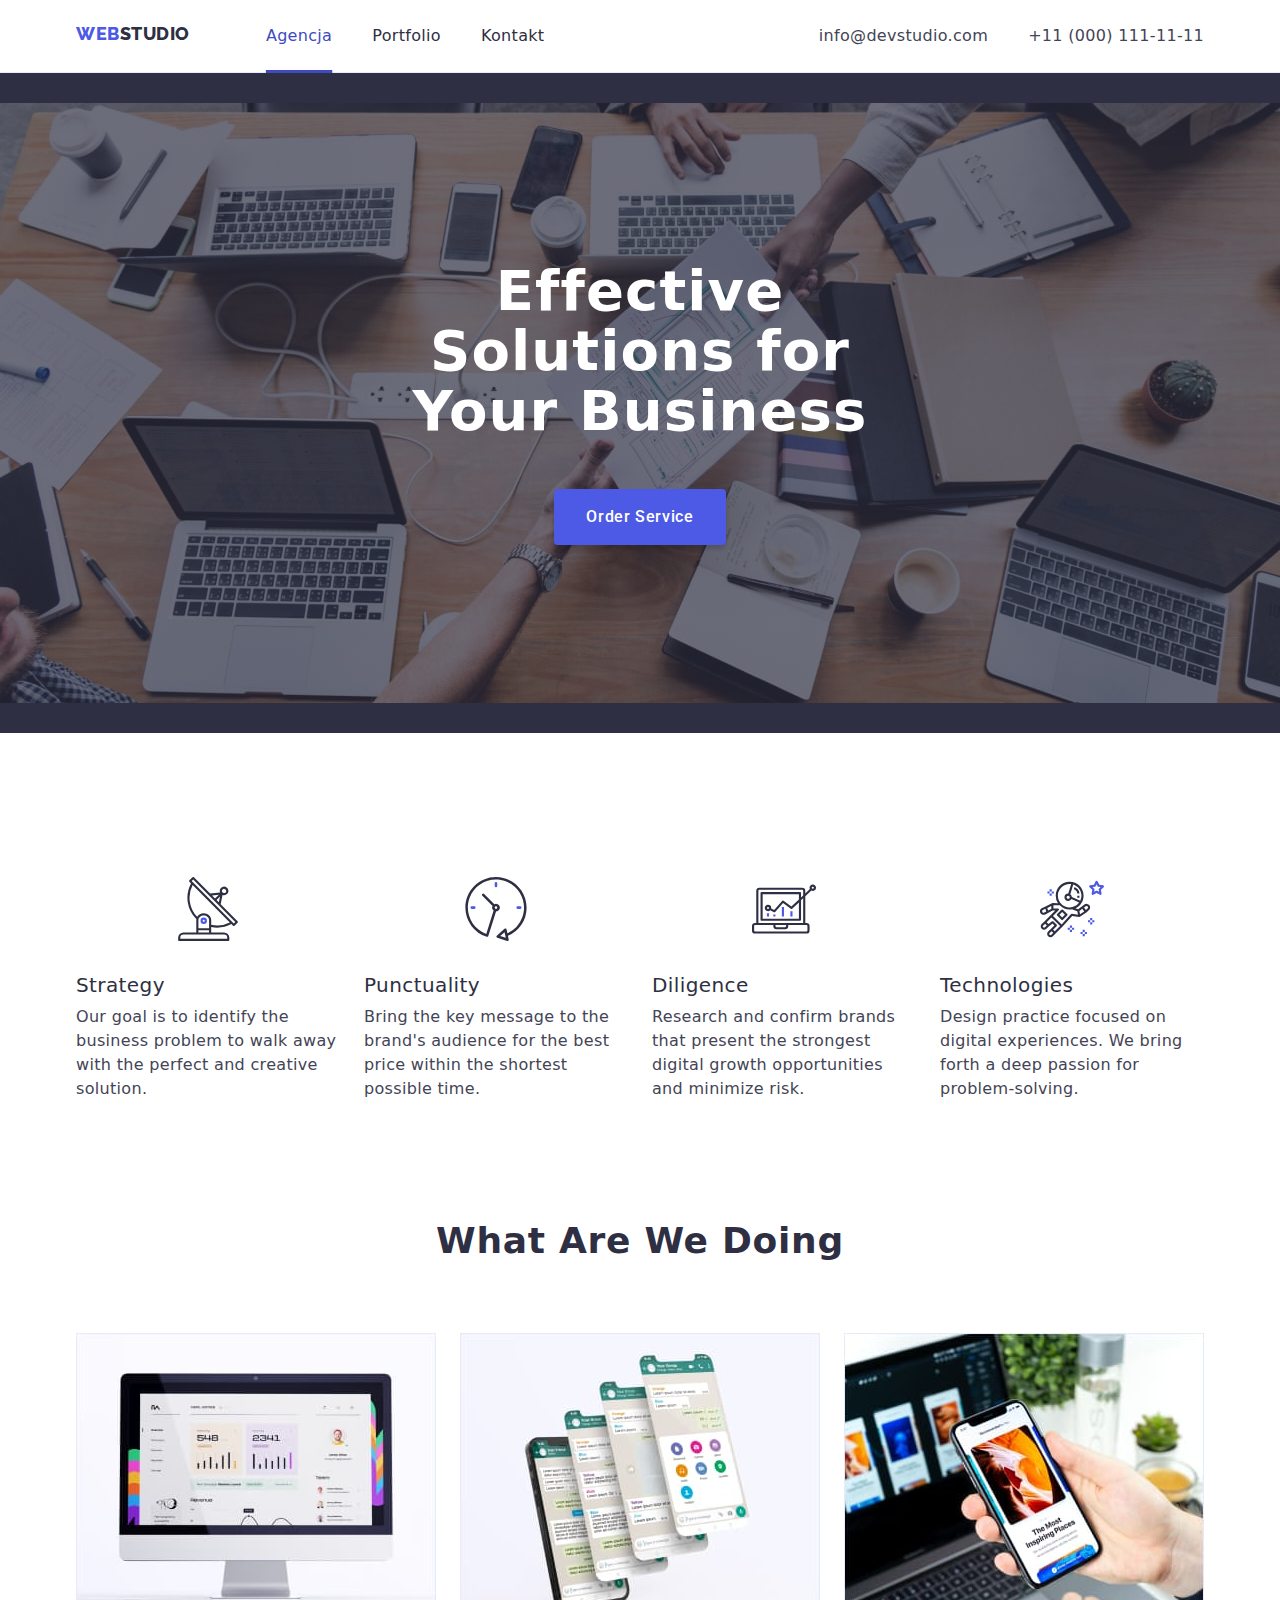
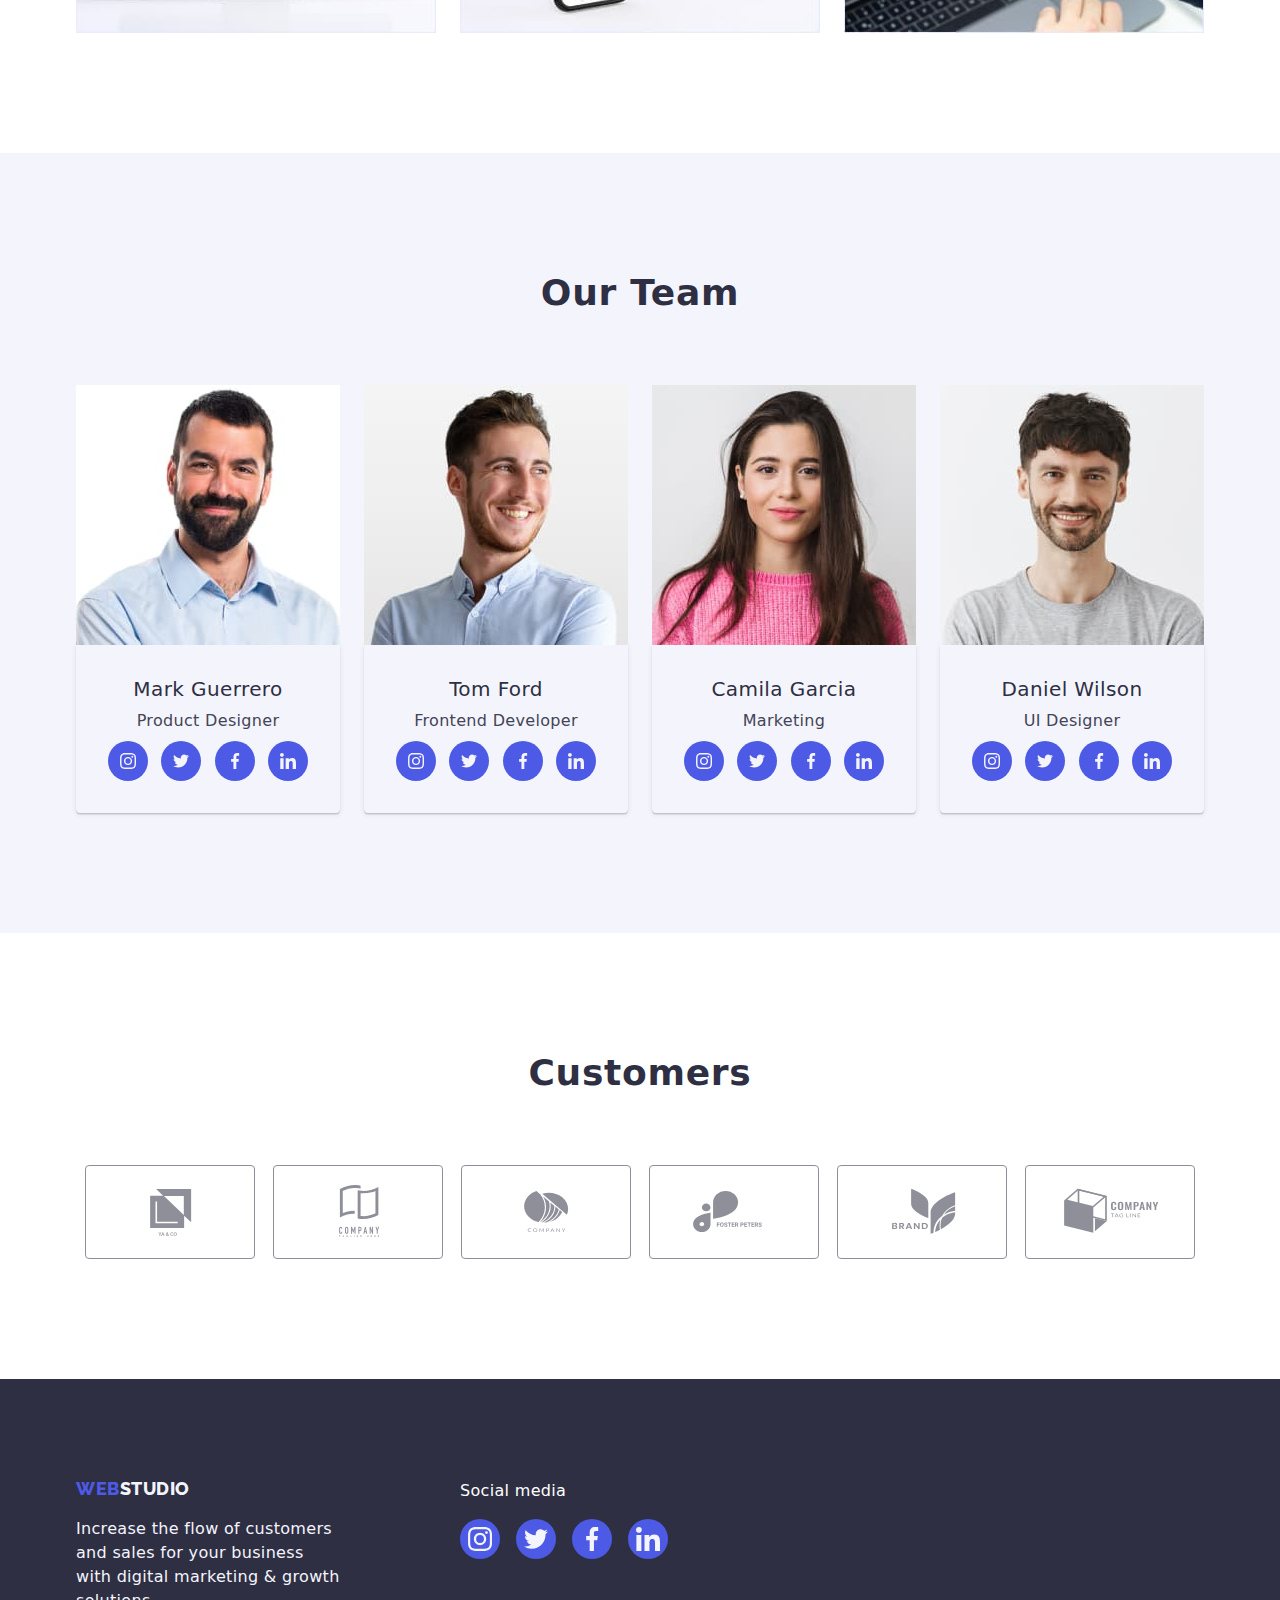
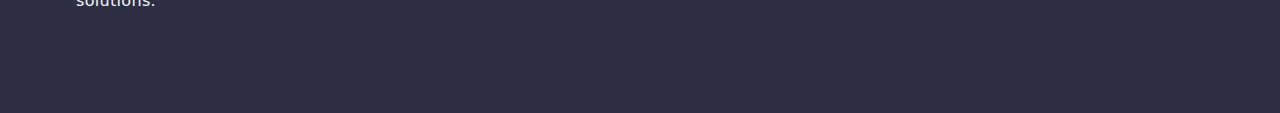
<file: index.html>
<!DOCTYPE html>
<html lang="pl">
  <head>
    <meta charset="UTF-8" />
    <meta http-equiv="X-UA-Compatible" content="IE=edge" />
    <meta name="viewport" content="width=device-width, initial-scale=1.0" />
    <title>WebStudio</title>
    <link rel="stylesheet" href="./css/styles.css" />
    <link
      rel="stylesheet"
      href="https://cdnjs.cloudflare.com/ajax/libs/modern-normalize/2.0.0/modern-normalize.min.css"
    />
    <link rel="preconnect" href="https://fonts.googleapis.com" />
    <link rel="preconnect" href="https://fonts.gstatic.com" crossorigin />
    <link
      href="https://fonts.googleapis.com/css2?family=Raleway:wght@800&family=Roboto:wght@400;500;700;900&display=swap"
      rel="stylesheet"
    />
  </head>
  <body>
    <header class="header">
      <div class="container header-wrapper">
        <a class="logo" href="index.html">
          <span class="logo-span">Web</span>Studio</a
        >
        <nav>
          <ul class="navigation">
            <li><a class="active" href="index.html">Agencja</a></li>
            <li><a href="portfolio.html">Portfolio</a></li>
            <li><a href="#">Kontakt</a></li>
          </ul>
        </nav>
        <address class="address">
          <ul class="header-contact">
            <li><a href="mailto:info@devstudio.com">info@devstudio.com</a></li>
            <li><a href="tel:+11(000)111-11-11">+11 (000) 111-11-11</a></li>
          </ul>
        </address>
      </div>
    </header>
    <main>
      <section class="slogan-background">
        <div class="container">
          <h1 class="slogan">Effective Solutions for Your Business</h1>
          <button class="index-button" type="button" data-modal-open>
            Order Service
          </button>
        </div>
      </section>
      <section class="section">
        <div class="container">
          <ul class="company-desc">
            <li>
              <div>
                <svg width="64px" height="64px">
                  <use href="./images/icons.svg#icon-antenna-1"></use>
                </svg>
              </div>
              <h3 class="header-three">Strategy</h3>

              <p class="desc">
                Our goal is to identify the business problem to walk away with
                the perfect and creative solution.
              </p>
            </li>
            <li>
              <div>
                <svg width="64px" height="64px">
                  <use href="./images/icons.svg#icon-clock-1"></use>
                </svg>
              </div>
              <h3 class="header-three">Punctuality</h3>

              <p class="desc">
                Bring the key message to the brand's audience for the best price
                within the shortest possible time.
              </p>
            </li>
            <li>
              <div>
                <svg width="64px" height="64px">
                  <use href="./images/icons.svg#icon-diagram-1"></use>
                </svg>
              </div>
              <h3 class="header-three">Diligence</h3>

              <p class="desc">
                Research and confirm brands that present the strongest digital
                growth opportunities and minimize risk.
              </p>
            </li>
            <li>
              <div>
                <svg width="64px" height="64px">
                  <use href="./images/icons.svg#icon-astronaut-1"></use>
                </svg>
              </div>
              <h3 class="header-three">Technologies</h3>

              <p class="desc">
                Design practice focused on digital experiences. We bring forth a
                deep passion for problem-solving.
              </p>
            </li>
          </ul>
        </div>
      </section>
      <section class="section work">
        <div class="container">
          <h2 class="header-two">What are we doing</h2>
          <ul class="doing">
            <li>
              <img
                src="images/Rectangle71.jpg"
                alt="computer screen with data on it"
                width="360"
                height="300"
              />
            </li>
            <li>
              <img
                src="images/Rectangle71(1).jpg"
                alt="mobile phone with layers of communicator app"
                width="360"
                height="300"
              />
            </li>
            <li>
              <img
                src="images/Rectangle71(2).jpg"
                alt="person holding a phone with laptop in background"
                width="360"
                height="300"
              />
            </li>
          </ul>
        </div>
      </section>
      <section class="team-background section">
        <div class="container">
          <h2 class="header-two">Our Team</h2>
          <ul class="team">
            <li>
              <img
                src="images/img(1).jpg"
                alt="Mark Guerrero"
                width="264"
                height="260"
              />
              <div>
                <h3 class="header-three">Mark Guerrero</h3>
                <p class="desc">Product Designer</p>
                <ul class="team-icons">
                  <li>
                    <div class="circle">
                      <svg width="16" height="16">
                        <use href="./images/icons.svg#icon-instagram-2"></use>
                      </svg>
                    </div>
                  </li>
                  <li>
                    <div class="circle">
                      <svg width="16" height="16">
                        <use href="./images/icons.svg#icon-twitter-1"></use>
                      </svg>
                    </div>
                  </li>
                  <li>
                    <div class="circle">
                      <svg width="16" height="16">
                        <use href="./images/icons.svg#icon-facebook-1"></use>
                      </svg>
                    </div>
                  </li>
                  <li>
                    <div class="circle">
                      <svg width="16" height="16">
                        <use href="./images/icons.svg#icon-linkedin-1"></use>
                      </svg>
                    </div>
                  </li>
                </ul>
              </div>
            </li>
            <li>
              <img
                src="images/img(1)(1).jpg"
                alt="Tom Ford"
                width="264"
                height="260"
              />
              <div>
                <h3 class="header-three">Tom Ford</h3>
                <p class="desc">Frontend Developer</p>
                <ul class="team-icons">
                  <li>
                    <div class="circle">
                      <svg width="16" height="16">
                        <use href="./images/icons.svg#icon-instagram-2"></use>
                      </svg>
                    </div>
                  </li>
                  <li>
                    <div class="circle">
                      <svg width="16" height="16">
                        <use href="./images/icons.svg#icon-twitter-1"></use>
                      </svg>
                    </div>
                  </li>
                  <li>
                    <div class="circle">
                      <svg width="16" height="16">
                        <use href="./images/icons.svg#icon-facebook-1"></use>
                      </svg>
                    </div>
                  </li>
                  <li>
                    <div class="circle">
                      <svg width="16" height="16">
                        <use href="./images/icons.svg#icon-linkedin-1"></use>
                      </svg>
                    </div>
                  </li>
                </ul>
              </div>
            </li>
            <li>
              <img
                src="images/img(2).jpg"
                alt="Camila Garcia"
                width="264"
                height="260"
              />
              <div>
                <h3 class="header-three">Camila Garcia</h3>
                <p class="desc">Marketing</p>
                <ul class="team-icons">
                  <li>
                    <div class="circle">
                      <svg width="16" height="16">
                        <use href="./images/icons.svg#icon-instagram-2"></use>
                      </svg>
                    </div>
                  </li>
                  <li>
                    <div class="circle">
                      <svg width="16" height="16">
                        <use href="./images/icons.svg#icon-twitter-1"></use>
                      </svg>
                    </div>
                  </li>
                  <li>
                    <div class="circle">
                      <svg width="16" height="16">
                        <use href="./images/icons.svg#icon-facebook-1"></use>
                      </svg>
                    </div>
                  </li>
                  <li>
                    <div class="circle">
                      <svg width="16" height="16">
                        <use href="./images/icons.svg#icon-linkedin-1"></use>
                      </svg>
                    </div>
                  </li>
                </ul>
              </div>
            </li>
            <li>
              <img
                src="images/img(3).jpg"
                alt="Daniel Wilson"
                width="264"
                height="260"
              />
              <div>
                <h3 class="header-three">Daniel Wilson</h3>
                <p class="desc">UI Designer</p>
                <ul class="team-icons">
                  <li>
                    <div class="circle">
                      <svg width="16" height="16">
                        <use href="./images/icons.svg#icon-instagram-2"></use>
                      </svg>
                    </div>
                  </li>
                  <li>
                    <div class="circle">
                      <svg width="16" height="16">
                        <use href="./images/icons.svg#icon-twitter-1"></use>
                      </svg>
                    </div>
                  </li>
                  <li>
                    <div class="circle">
                      <svg width="16" height="16">
                        <use href="./images/icons.svg#icon-facebook-1"></use>
                      </svg>
                    </div>
                  </li>
                  <li>
                    <div class="circle">
                      <svg width="16" height="16">
                        <use href="./images/icons.svg#icon-linkedin-1"></use>
                      </svg>
                    </div>
                  </li>
                </ul>
              </div>
            </li>
          </ul>
        </div>
      </section>
      <section class="section">
        <div class="container">
          <h2 class="header-two">Customers</h2>
          <ul class="customers-list">
            <li>
              <svg width=" 168px" height="88px">
                <use href="./images/icons.svg#icon-Client-1"></use>
              </svg>
            </li>
            <li>
              <svg width=" 168px" height="88px">
                <use href="./images/icons.svg#icon-Client-2"></use>
              </svg>
            </li>
            <li>
              <svg width=" 168px" height="88px">
                <use href="./images/icons.svg#icon-Client-3"></use>
              </svg>
            </li>
            <li>
              <svg width=" 168px" height="88px">
                <use href="./images/icons.svg#icon-Client-4"></use>
              </svg>
            </li>
            <li>
              <svg width=" 168px" height="88px">
                <use href="./images/icons.svg#icon-Client-5"></use>
              </svg>
            </li>
            <li>
              <svg width=" 168px" height="88px">
                <use href="./images/icons.svg#icon-Client-6"></use>
              </svg>
            </li>
          </ul>
        </div>
      </section>
    </main>
    <footer class="footer">
      <div class="container footer-container">
        <div class="container-footer">
          <a class="logo-footer" href="index.html">
            <span class="logo-span">Web</span>Studio</a
          >
          <p class="desc-footer">
            Increase the flow of customers and sales for your business with
            digital marketing & growth solutions.
          </p>
        </div>
        <div class="social-container">
          <h4 class="social-header">Social media</h4>
          <ul class="social-icons">
            <li>
              <div class="circle-footer">
                <svg width="24" height="24">
                  <use href="./images/icons.svg#icon-instagram-2"></use>
                </svg>
              </div>
            </li>
            <li>
              <div class="circle-footer">
                <svg width="24" height="24">
                  <use href="./images/icons.svg#icon-twitter-1"></use>
                </svg>
              </div>
            </li>
            <li>
              <div class="circle-footer">
                <svg width="24" height="24">
                  <use href="./images/icons.svg#icon-facebook-1"></use>
                </svg>
              </div>
            </li>
            <li>
              <div class="circle-footer">
                <svg width="24" height="24">
                  <use href="./images/icons.svg#icon-linkedin-1"></use>
                </svg>
              </div>
            </li>
          </ul>
        </div>
      </div>
    </footer>
    <div class="backdrop is-hidden" data-modal>
      <div class="modal">
        <button type="button" class="close-btn" data-modal-close>
          <svg width="24" height="24">
            <use href="./images/icons.svg#icon-close"></use>
          </svg>
        </button>
      </div>
    </div>
    <script src="./js/modal.js"></script>
  </body>
</html>
</file>
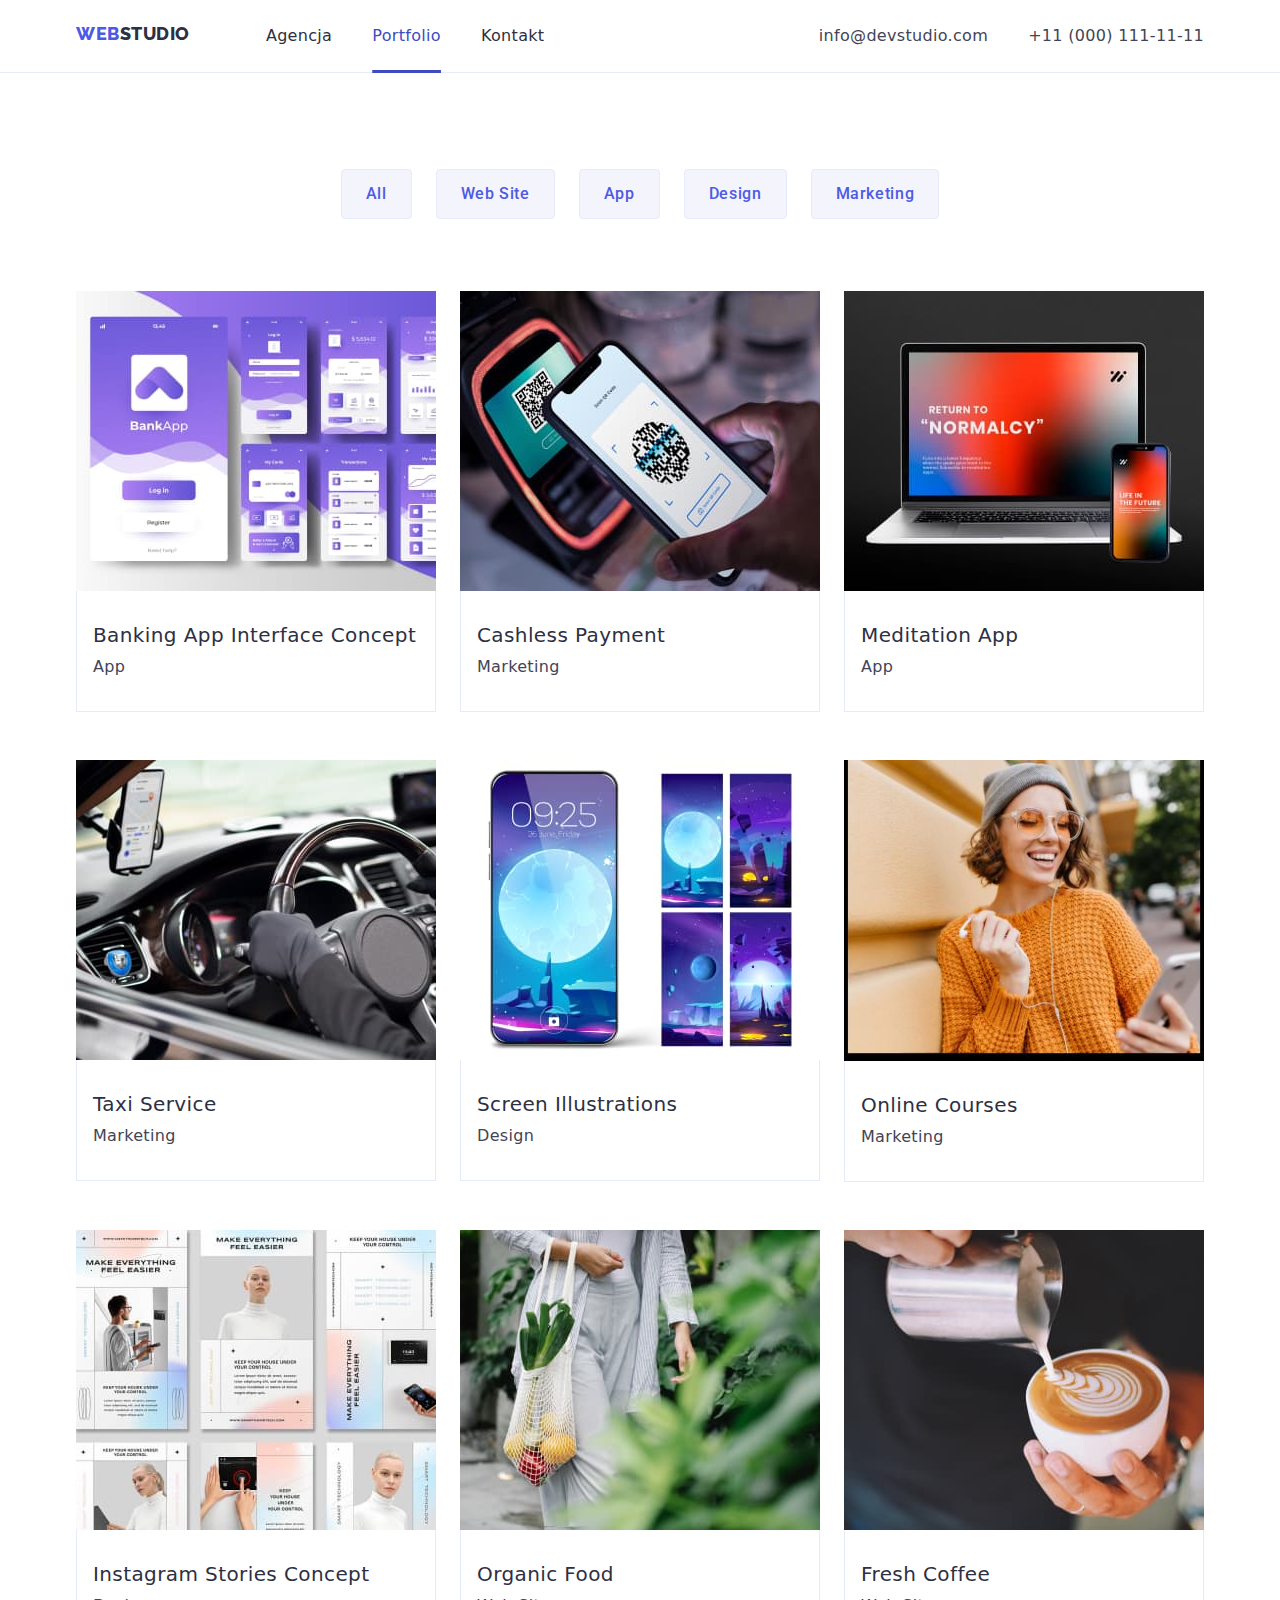
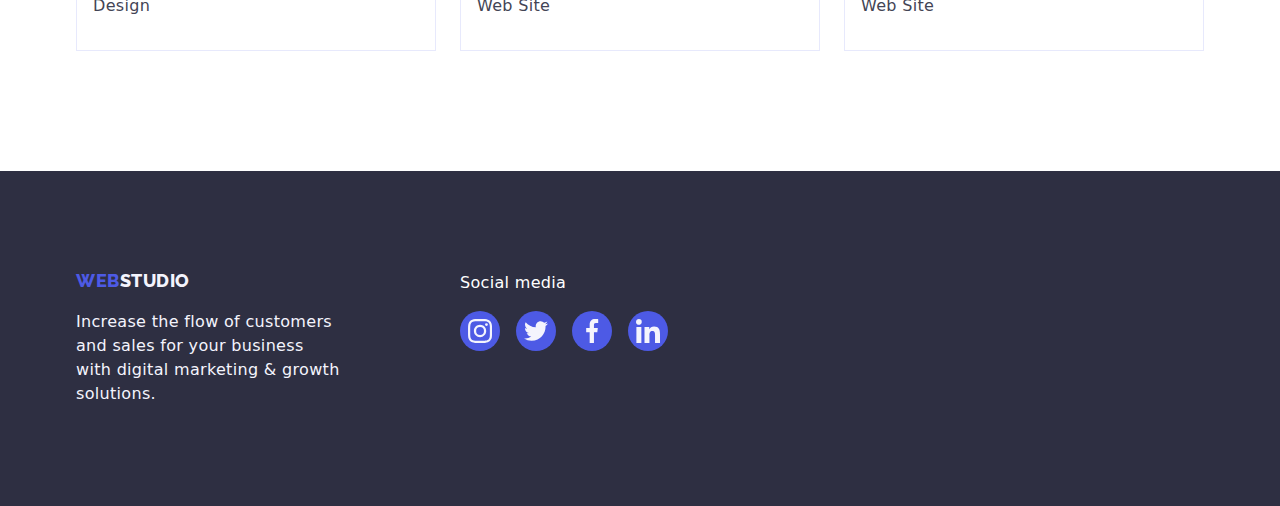
<file: portfolio.html>
<!DOCTYPE html>
<html lang="pl">
  <head>
    <meta charset="UTF-8" />
    <meta http-equiv="X-UA-Compatible" content="IE=edge" />
    <meta name="viewport" content="width=device-width, initial-scale=1.0" />
    <title>Portfolio</title>
    <link rel="stylesheet" href="./css/styles.css" />
    <link
      rel="stylesheet"
      href="https://cdnjs.cloudflare.com/ajax/libs/modern-normalize/2.0.0/modern-normalize.min.css"
    />
    <link rel="preconnect" href="https://fonts.googleapis.com" />
    <link rel="preconnect" href="https://fonts.gstatic.com" crossorigin />
    <link
      href="https://fonts.googleapis.com/css2?family=Raleway:wght@800&family=Roboto:wght@400;500;700;900&display=swap"
      rel="stylesheet"
    />
  </head>
  <body>
    <header class="header">
      <div class="container header-wrapper">
        <a class="logo" href="index.html">
          <span class="logo-span">Web</span>Studio</a
        >
        <nav>
          <ul class="navigation">
            <li><a href="index.html">Agencja</a></li>
            <li><a class="active" href="portfolio.html">Portfolio</a></li>
            <li><a href="#">Kontakt</a></li>
          </ul>
        </nav>
        <address class="address">
          <ul class="header-contact">
            <li><a href="mailto:info@devstudio.com">info@devstudio.com</a></li>
            <li><a href="tel:+11(000)111-11-11">+11 (000) 111-11-11</a></li>
          </ul>
        </address>
      </div>
    </header>
    <main>
      <section class="section-portfolio">
        <div class="container">
          <h1 class="visually-hidden"></h1>
          <ul class="buttons">
            <li><button class="portfolio-button" type="button">All</button></li>
            <li>
              <button class="portfolio-button" type="button">Web Site</button>
            </li>
            <li><button class="portfolio-button" type="button">App</button></li>
            <li>
              <button class="portfolio-button" type="button">Design</button>
            </li>
            <li>
              <button class="portfolio-button" type="button">Marketing</button>
            </li>
          </ul>

          <ul class="portfolio">
            <li>
              <figure class="portfolio-wrapper">
                <img
                  src="images/imgp(4).jpg"
                  alt="purple bank app layout"
                  width="360"
                  height="300"
                />
                <figcaption class="portfolio-desc">
                  14 Stylish and User-Friendly App Design Concepts · Task
                  Manager App · Calorie Tracker App · Exotic Fruit Ecommerce App
                  · Cloud Storage App
                </figcaption>
              </figure>
              <div>
                <h3 class="header-three">Banking App Interface Concept</h3>
                <p class="desc">App</p>
              </div>
            </li>
            <li>
              <figure class="portfolio-wrapper">
                <img
                  src="images/imgp(1).jpg"
                  alt="purple bank app layout"
                  width="360"
                  height="300"
                />
                <figcaption class="portfolio-desc">
                  14 Stylish and User-Friendly App Design Concepts · Task
                  Manager App · Calorie Tracker App · Exotic Fruit Ecommerce App
                  · Cloud Storage App
                </figcaption>
              </figure>
              <div>
                <h3 class="header-three">Cashless Payment</h3>
                <p class="desc">Marketing</p>
              </div>
            </li>
            <li>
              <figure class="portfolio-wrapper">
                <img
                  src="images/imgp(2).jpg"
                  alt="purple bank app layout"
                  width="360"
                  height="300"
                />
                <figcaption class="portfolio-desc">
                  14 Stylish and User-Friendly App Design Concepts · Task
                  Manager App · Calorie Tracker App · Exotic Fruit Ecommerce App
                  · Cloud Storage App
                </figcaption>
              </figure>
              <div>
                <h3 class="header-three">Meditation App</h3>
                <p class="desc">App</p>
              </div>
            </li>
            <li>
              <figure class="portfolio-wrapper">
                <img
                  src="images/imgp(3).jpg"
                  alt="purple bank app layout"
                  width="360"
                  height="300"
                />
                <figcaption class="portfolio-desc">
                  14 Stylish and User-Friendly App Design Concepts · Task
                  Manager App · Calorie Tracker App · Exotic Fruit Ecommerce App
                  · Cloud Storage App
                </figcaption>
              </figure>
              <div>
                <h3 class="header-three">Taxi Service</h3>
                <p class="desc">Marketing</p>
              </div>
            </li>
            <li>
              <figure class="portfolio-wrapper">
                <img
                  src="images/imgp(5).jpg"
                  alt="purple bank app layout"
                  width="360"
                  height="300"
                />
                <figcaption class="portfolio-desc">
                  14 Stylish and User-Friendly App Design Concepts · Task
                  Manager App · Calorie Tracker App · Exotic Fruit Ecommerce App
                  · Cloud Storage App
                </figcaption>
              </figure>
              <div>
                <h3 class="header-three">Screen Illustrations</h3>
                <p class="desc">Design</p>
              </div>
            </li>
            <li>
              <figure class="portfolio-wrapper">
                <img
                  src="images/imgp.jpg"
                  alt="purple bank app layout"
                  width="360"
                  height="300"
                />
                <figcaption class="portfolio-desc">
                  14 Stylish and User-Friendly App Design Concepts · Task
                  Manager App · Calorie Tracker App · Exotic Fruit Ecommerce App
                  · Cloud Storage App
                </figcaption>
              </figure>
              <div>
                <h3 class="header-three">Online Courses</h3>
                <p class="desc">Marketing</p>
              </div>
            </li>
            <li>
              <figure class="portfolio-wrapper">
                <img
                  src="images/imgp(7).jpg"
                  alt="purple bank app layout"
                  width="360"
                  height="300"
                />
                <figcaption class="portfolio-desc">
                  14 Stylish and User-Friendly App Design Concepts · Task
                  Manager App · Calorie Tracker App · Exotic Fruit Ecommerce App
                  · Cloud Storage App
                </figcaption>
              </figure>
              <div>
                <h3 class="header-three">Instagram Stories Concept</h3>
                <p class="desc">Design</p>
              </div>
            </li>
            <li>
              <figure class="portfolio-wrapper">
                <img
                  src="images/img(p)(1).jpg"
                  alt="purple bank app layout"
                  width="360"
                  height="300"
                />
                <figcaption class="portfolio-desc">
                  14 Stylish and User-Friendly App Design Concepts · Task
                  Manager App · Calorie Tracker App · Exotic Fruit Ecommerce App
                  · Cloud Storage App
                </figcaption>
              </figure>
              <div>
                <h3 class="header-three">Organic Food</h3>
                <p class="desc">Web Site</p>
              </div>
            </li>
            <li>
              <figure class="portfolio-wrapper">
                <img
                  src="images/imgp(8).jpg"
                  alt="purple bank app layout"
                  width="360"
                  height="300"
                />
                <figcaption class="portfolio-desc">
                  14 Stylish and User-Friendly App Design Concepts · Task
                  Manager App · Calorie Tracker App · Exotic Fruit Ecommerce App
                  · Cloud Storage App
                </figcaption>
              </figure>
              <div>
                <h3 class="header-three">Fresh Coffee</h3>
                <p class="desc">Web Site</p>
              </div>
            </li>
          </ul>
        </div>
      </section>
    </main>
    <footer class="footer">
      <div class="container footer-container">
        <div class="container-footer">
          <a class="logo-footer" href="index.html">
            <span class="logo-span">Web</span>Studio</a
          >
          <p class="desc-footer">
            Increase the flow of customers and sales for your business with
            digital marketing & growth solutions.
          </p>
        </div>
        <div class="social-container">
          <h4 class="social-header">Social media</h4>
          <ul class="social-icons">
            <li>
              <div class="circle-footer">
                <svg width="24" height="24">
                  <use href="./images/icons.svg#icon-instagram-2"></use>
                </svg>
              </div>
            </li>
            <li>
              <div class="circle-footer">
                <svg width="24" height="24">
                  <use href="./images/icons.svg#icon-twitter-1"></use>
                </svg>
              </div>
            </li>
            <li>
              <div class="circle-footer">
                <svg width="24" height="24">
                  <use href="./images/icons.svg#icon-facebook-1"></use>
                </svg>
              </div>
            </li>
            <li>
              <div class="circle-footer">
                <svg width="24" height="24">
                  <use href="./images/icons.svg#icon-linkedin-1"></use>
                </svg>
              </div>
            </li>
          </ul>
        </div>
      </div>
    </footer>
  </body>
</html>
</file>
<file: css/styles.css>
body {
  font-family: "Roboto", sans-serif;
  color: var(--navyblue);
}
a {
  text-decoration: none;
}
ul,
ol {
  list-style: none;
  margin: 0px;
  padding-left: 0px;
}
h3,
h1,
h2,
h4,
p {
  margin: 0px;
}
figure {
  margin-block-start: 0px;
  margin-block-end: 0px;
  margin-inline-start: 0px;
  margin-inline-end: 0px;
}
img {
  display: block;
  max-width: 100%;
  height: auto;
}
button {
  cursor: pointer;
  border: none;
  border-radius: 4px;
}
.visually-hidden {
  position: absolute;
  width: 1px;
  height: 1px;
  margin: 1px;
  border: 0;
  padding: 0;
  white-space: nowrap;
  clip-path: inset(100%);
  clip: rect(0000);
  overflow: hidden;
}
.container {
  width: 1158px;
  margin: 0 auto;
  padding: 0 15px;
}
:root {
  --iris: #4d5ae5;
  --ocean: #404bbf;
  --navyblue: #2e2f42;
  --green: #31d0aa;
  --slate: #434455;
  --lightslate: #8e8f99;
  --cornflower: #e7e9fc;
  --cloud: #f4f4fd;
  --white: #fff;
  --dairy: #fcfcfc;
  --grey: #2e2f42;
  --grey-modal: rgba(46, 47, 66, 0.4);
  --tr-function: cubic-bezier(0.4, 0, 0.2, 1);
  --tr-duration: 250ms;
  --transition: var(--tr-function) var(--tr-duration);
}
.section {
  padding-top: 120px;
  padding-bottom: 120px;
}
.header {
  border-bottom: 1px solid var(--cornflower);
  padding: 24px 0;
}
.logo {
  color: var(--navyblue);
  font-family: Raleway;
  font-size: 18px;

  font-weight: 800;
  line-height: 1.16;
  letter-spacing: 0.54px;
  text-transform: uppercase;
}
.logo-span {
  color: var(--iris);
}
.address {
  margin-left: auto;
}
nav {
  margin-left: 76px;
}

.navigation a {
  font-size: 16px;
  color: var(--navyblue);
  font-weight: 500;
  line-height: 1.5;
  letter-spacing: 0.32px;
}
.navigation a:hover,
.navigation a:focus {
  color: var(--ocean);
  transition: color var(--transition);
}
.active {
  color: var(--ocean) !important;
  text-decoration: underline var(--ocean) 3px;
  text-underline-offset: 29px;
}
.header-contact a {
  color: var(--slate);

  font-size: 16px;
  font-style: normal;
  line-height: 1.5;
  letter-spacing: 0.32px;
}
.header-contact a:hover,
.header-contact a:focus {
  color: var(--ocean);
  transition: color var(--transition);
}
.slogan-background {
  padding: 188px 0;
  background-color: var(--navyblue);
  display: flex;
  justify-content: center;
  flex-direction: column;
  background-image: linear-gradient(
      rgba(46, 47, 66, 0.7),
      rgba(46, 47, 66, 0.7)
    ),
    url(../images/people-office1.jpg);
  background-repeat: no-repeat;
  background-position: 50% 50%;
}
.slogan {
  color: var(--white);
  font-size: 56px;
  font-weight: 700;
  line-height: 1.07;
  letter-spacing: 1.12px;
  text-align: center;

  max-width: 496px;
  margin: 0 auto;
  margin-bottom: 48px;
}
.index-button {
  border-radius: 4px;
  background: var(--iris);
  box-shadow: 0px 4px 4px 0px rgba(0, 0, 0, 0.15);
  color: var(--white);

  font-family: "Roboto", sans-serif;
  font-size: 16px;

  font-weight: 500;
  line-height: 1.5;
  letter-spacing: 0.64px;
  padding: 16px 32px;
  display: block;
  margin: 0 auto;
}
.index-button:hover,
.index-button:focus {
  background: var(--ocean);
  transition: background-color var(--transition);
}
.portfolio-button {
  display: flex;
  padding: 12px 24px;
  justify-content: center;
  align-items: center;
  border-radius: 4px;
  background: var(--cloud);
  color: var(--iris);
  text-align: center;
  border: 1px solid var(--cornflower);
  font-size: 16px;

  font-weight: 500;
  line-height: 1.5;
  letter-spacing: 0.64px;
  font-family: "Roboto", sans-serif;
}
.portfolio-button:hover,
.portfolio-button:focus {
  background: var(--ocean);
  box-shadow: 0px 2px 2px 0px rgba(0, 0, 0, 0.12),
    0px 2px 1px 0px rgba(0, 0, 0, 0.08), 0px 3px 1px 0px rgba(0, 0, 0, 0.1);
  color: var(--white);
  border-bottom: none;
  transition: var(--transition);
}
.company-desc {
  display: flex;
  gap: 24px;
}
.company-desc > li > div {
  display: flex;
  align-items: center;
  justify-content: center;
  width: 264px;
  height: 112px;
  margin-bottom: 8px;
}
.header-three {
  font-size: 20px;

  font-weight: 500;
  line-height: 1.2;
  letter-spacing: 0.4px;
  margin-bottom: 8px;
}
.work {
  padding-top: 0;
}
.doing {
  display: flex;
  gap: 24px;
}
.desc {
  color: var(--slate);

  font-size: 16px;

  line-height: 1.5;
  letter-spacing: 0.32px;
}
.header-two {
  font-size: 36px;

  font-weight: 700;
  line-height: 1.11;
  letter-spacing: 0.72px;
  text-transform: capitalize;
  text-align: center;
  margin-bottom: 72px;
}
.team {
  display: flex;
  gap: 24px;
  padding-inline-start: 0px;
}
.team-background {
  background: var(--cloud);
}
.footer {
  background: var(--navyblue);
  padding: 100px 0;
}
.desc-footer {
  color: var(--cloud);

  font-size: 16px;

  line-height: 1.5;
  letter-spacing: 0.32px;
  margin-top: 17.5px;
}
.logo-footer {
  color: var(--cloud);
  font-family: "Raleway";
  font-size: 18px;

  font-weight: 800;
  line-height: 1.16;
  letter-spacing: 0.54px;
  text-transform: uppercase;
}
.buttons {
  display: flex;
  gap: 24px;
  justify-content: center;
  margin-bottom: 72px;
}
.portfolio {
  display: flex;
  flex-wrap: wrap;
  gap: 48px 24px;
}

.header-wrapper {
  display: flex;
}

.header-wrapper > nav > ul {
  display: flex;
  gap: 40px;
}
.header-wrapper > address > ul {
  gap: 40px;
  display: flex;
}
.team > li > div {
  text-align: center;
  padding: 32px;
  border-radius: 0px 0px 4px 4px;
  box-shadow: 0px 2px 1px 0px rgba(46, 47, 66, 0.08),
    0px 1px 1px 0px rgba(46, 47, 66, 0.16),
    0px 1px 6px 0px rgba(46, 47, 66, 0.08);
}

.container-footer {
  width: 264px;
}
.portfolio > li > div {
  border: 1px solid var(--cornflower);
  padding: 32px 16px;
  border-top: none;
}
.section-portfolio {
  padding-top: 96px;
  padding-bottom: 120px;
}
.portfolio li:hover,
.portfolio li:focus {
  box-shadow: 0px 2px 1px 0px rgba(46, 47, 66, 0.08),
    0px 1px 1px 0px rgba(46, 47, 66, 0.16),
    0px 1px 6px 0px rgba(46, 47, 66, 0.08);
  transition: box-shadow var(--transition);
}
.customers-list {
  display: flex;
  justify-content: space-around;
}
.customers-list > li {
  fill: var(--lightslate);
  border: 1px solid var(--lightslate);
  border-radius: 4px;
}
.customers-list > li:hover,
.customers-list > li:focus {
  border-color: var(--ocean);
  fill: var(--ocean);
  transition: var(--transition);
}
.team-icons {
  display: flex;
  justify-content: space-between;
  margin-top: 8px;
}
.social-header {
  font-size: 16px;
  font-weight: 500;
  line-height: 1.5;
  letter-spacing: 0.32px;
  color: var(--white);
}
.social-icons {
  display: flex;
  gap: 16px;
  margin-top: 16px;
}
.footer-container {
  display: flex;
}
.social-container {
  margin-left: 120px;
}
.circle {
  width: 40px;
  height: 40px;
  background-color: var(--iris);
  border-radius: 50%;
  margin: 0;
  padding: 0;
  display: flex;
  justify-content: center;
  align-items: center;
}

.circle:focus,
.circle:hover {
  background-color: var(--ocean);
  cursor: pointer;
  transition: background-color var(--transition);
}
.circle-footer {
  width: 40px;
  height: 40px;
  background-color: var(--iris);
  border-radius: 50%;
  margin: 0;
  padding: 0;
  display: flex;
  justify-content: center;
  align-items: center;
}
.circle-footer:focus,
.circle-footer:hover {
  background-color: var(--green);
  cursor: pointer;
  transition: background-color var(--transition);
}
.portfolio-wrapper {
  position: relative;
  object-fit: cover;
  overflow: hidden;
}
.portfolio-desc {
  position: absolute;
  inset: 0;
  background-color: var(--iris);
  color: var(--cloud);

  font-size: 16px;

  line-height: 1.5;
  letter-spacing: 0.32px;
  translate: 0 100% 0;
  padding-left: 32px;
  padding-right: 32px;
  padding-top: 40px;
}
.portfolio li:hover .portfolio-desc,
.portfolio li:focus .portfolio-desc {
  translate: 0;
  transition: translate var(--transition);
}
.backdrop {
  background-color: var(--grey-modal);
  position: fixed;
  inset: 0;
  opacity: 1;
  pointer-events: all;
  visibility: visible;
}
.modal {
  position: relative;
  max-width: 408px;
  min-height: 584px;
  margin: 80px auto;
  background-color: var(--dairy);
}
.close-btn {
  position: absolute;
  inset: 24px 24px auto auto;
  background-color: var(--dairy);
}
.is-hidden {
  opacity: 0;
  visibility: hidden;
  pointer-events: none;
}
</file>
